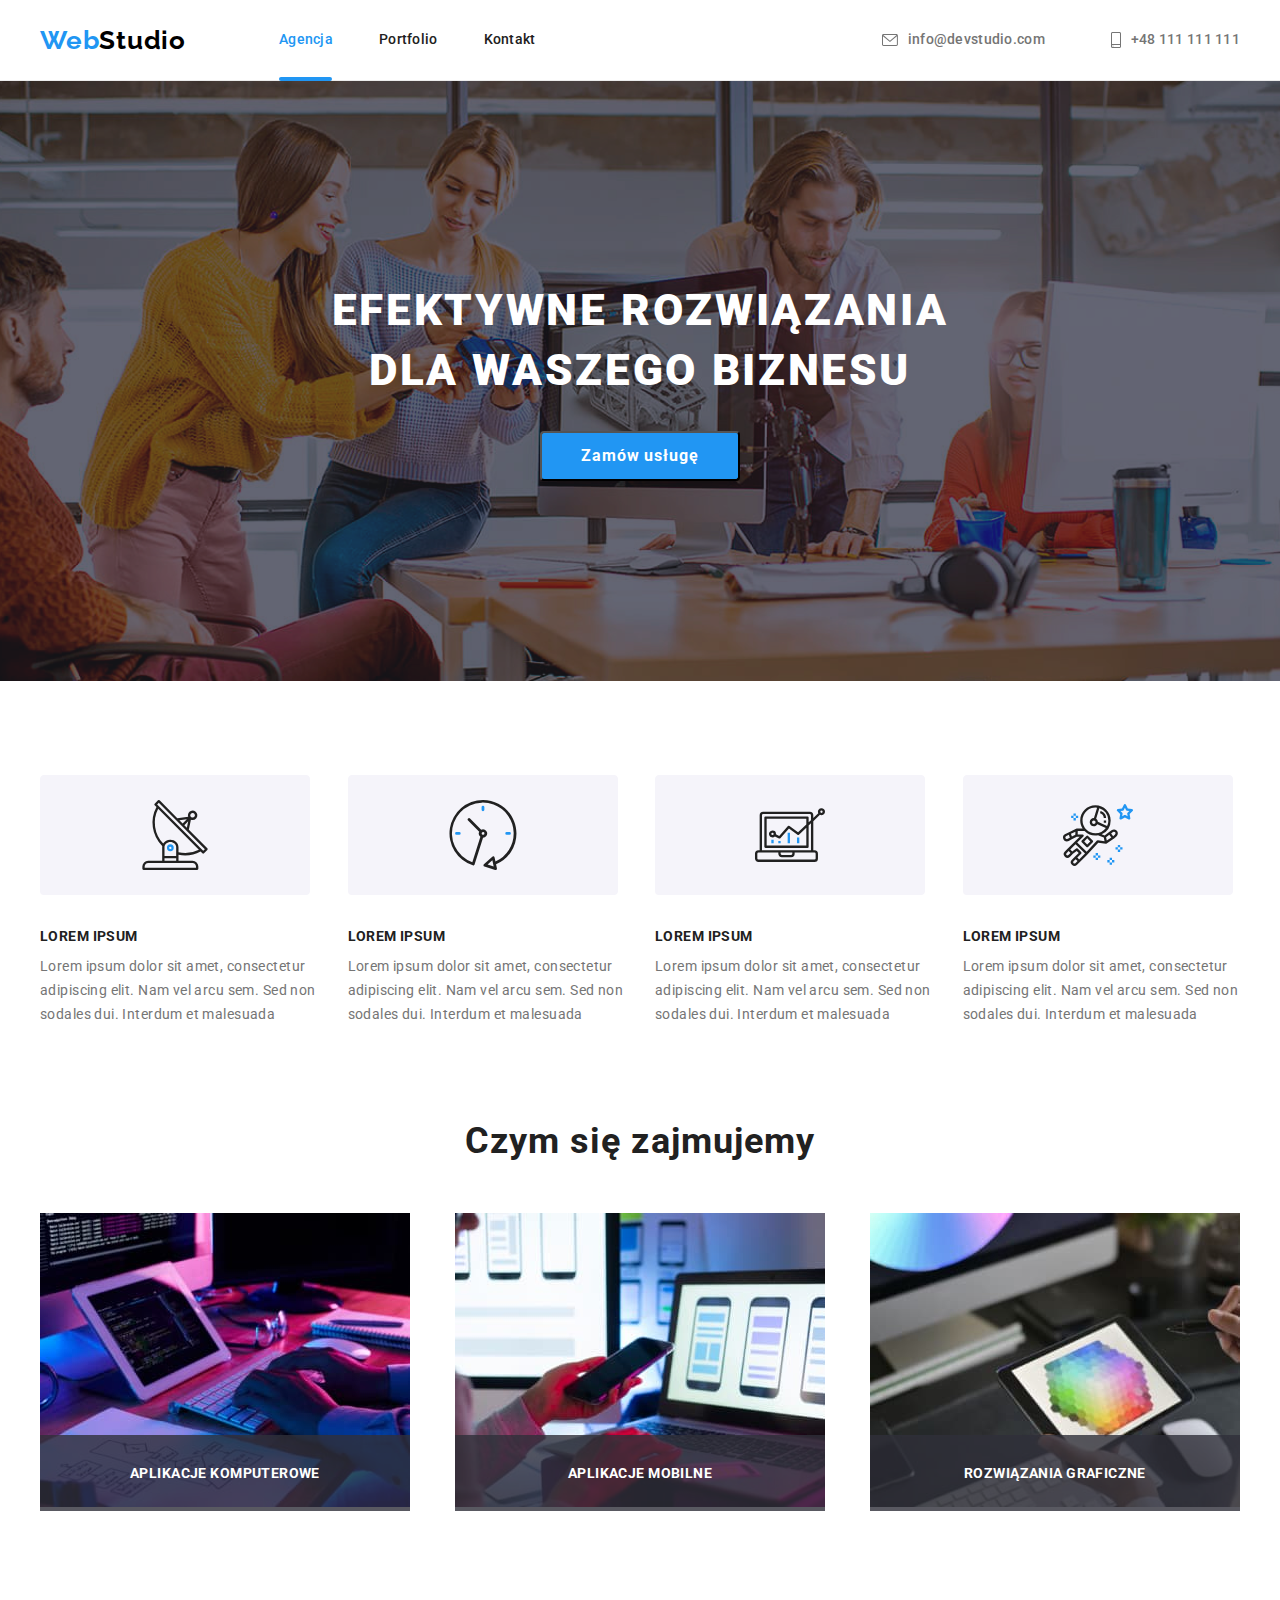
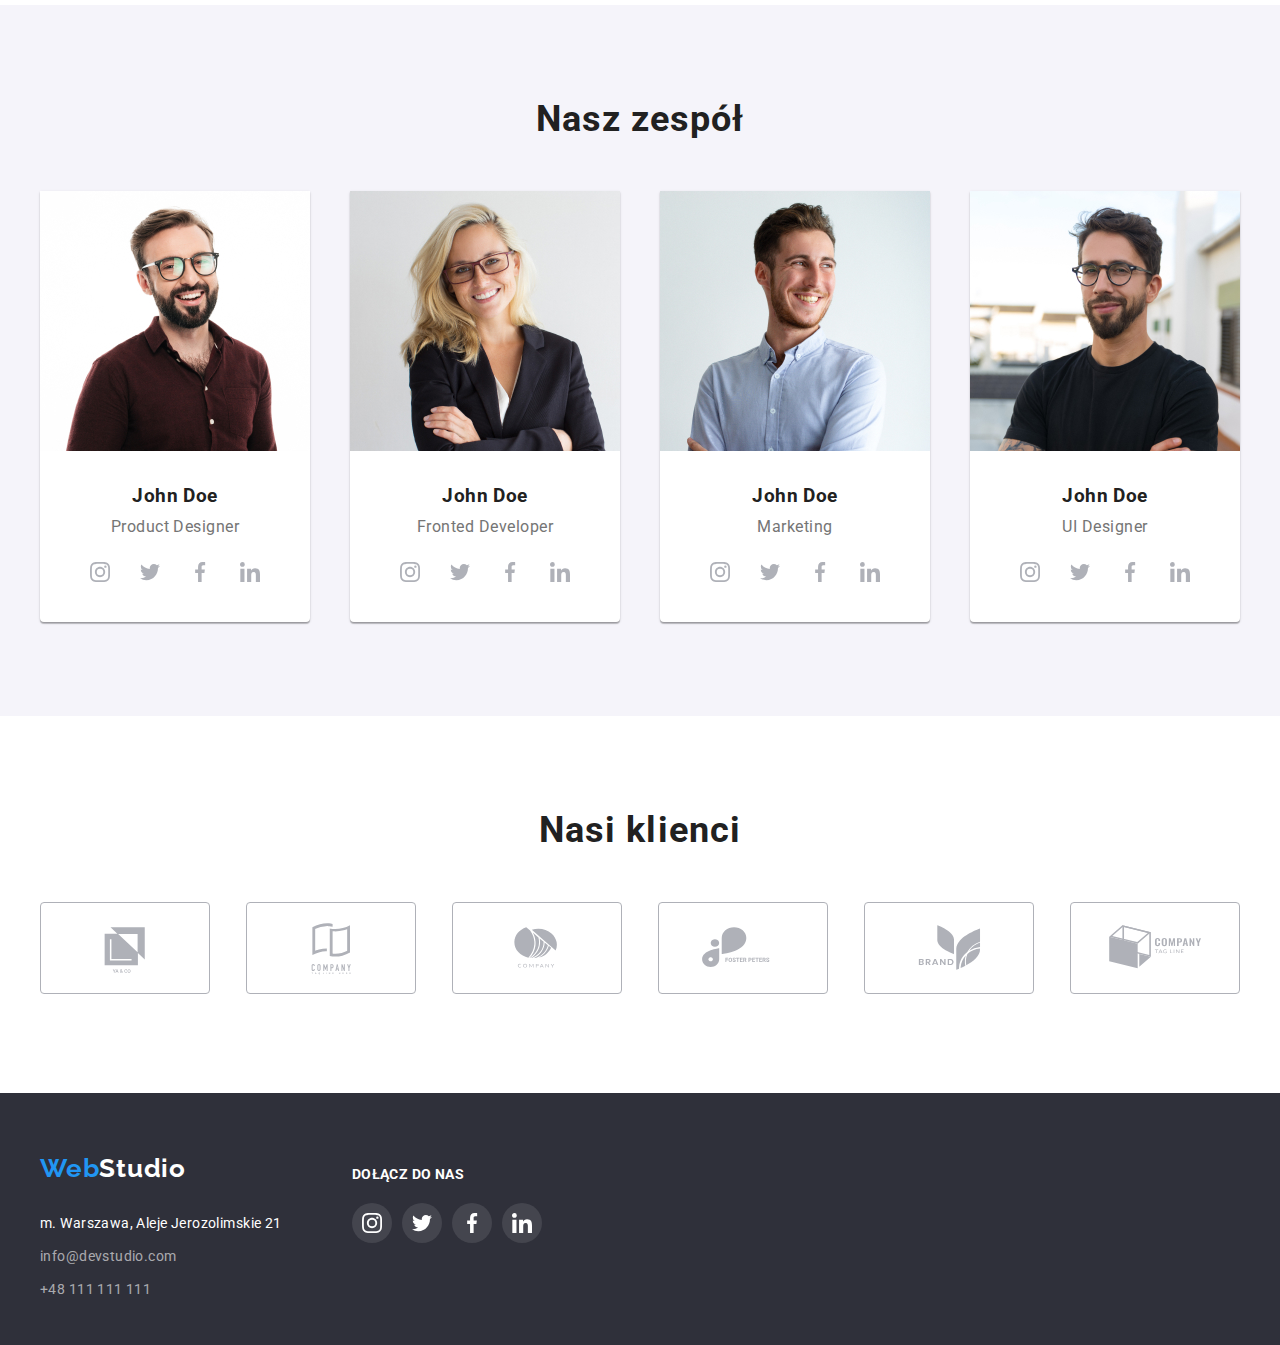
<file: index.html>
<!DOCTYPE html>
<html lang="pl">
  <head>
    <meta charset="UTF-8" />
    <meta name="viewport" content="widht=device-width, initial-scale=1.0" />
    <title>Studio</title>
    <link rel="stylesheet" href="./css/modern-normalize.css" />
    <link rel="stylesheet" href="./css/styles.css" />
    <link rel="preconnect" href="https://fonts.googleapis.com" />
    <link rel="preconnect" href="https://fonts.gstatic.com" crossorigin />
    <link
      rel="stylesheet"
      href="https://fonts.googleapis.com/css2?family=Raleway:wght@700&family=Roboto:ital,wght@0,400;0,500;0,900;1,700&display=swap"
    />
  </head>
  <body>
    <!--  -->
    <!-- H E A D E R -->
    <!--  -->
    <header class="border-bottom">
      <div class="container flex">
        <div class="header--center">
          <a href="index.html" class="logo"><span class="logo--color">Web</span>Studio</a>
          <nav class="header--center">
            <ul class="menu">
              <li>
                <a
                  href="index.html"
                  class="menu__item menu__item--active blue-line-agency"
                  >Agencja
                </a>
              </li>
              <li><a href="portfolio.html" class="menu__item">Portfolio</a></li>
              <li><a href="/" class="menu__item">Kontakt</a></li>
            </ul>
          </nav>
        </div>
        <div>
          <ul class="menu flex menu--gap">
            <li>
              <a href="mailto:info@devstudio.com" class="menu__contact menu--color">
                <svg class="svg">
                  <use href="./images/icons.svg#icon-envelope"></use>
                </svg>
                <span>info@devstudio.com</span>
              </a>
            </li>
            <li>
              <a
                href="tel:+48111111111"
                class="menu__contact menu__contact--padding-tel menu--color"
              >
                <svg class="svg2">
                  <use href="./images/icons.svg#icon-smartphone"></use>
                </svg>
                <span>+48 111 111 111</span>
              </a>
            </li>
          </ul>
        </div>
      </div>
    </header>
    <main>
      <!--  -->
      <!-- E F F E C T I V E  S O L U T I O N S -->
      <!--  -->
      <div class="wallpaper">
        <div class="image">
          <div class="container">
            <h1 class="wallpaper__heading">
              EFEKTYWNE ROZWIĄZANIA<br />DLA WASZEGO BIZNESU
            </h1>
            <button type="button" class="button__item" data-modal-open>
              Zamów usługę
            </button>
          </div>
        </div>
      </div>

      <!--  -->
      <!-- L O R E M  I P S U M -->
      <!--  -->
      <div class="container">
        <ul class="article--flex section--padding-top">
          <li class="article">
            <article>
              <div>
                <svg class="size-group">
                  <use href="./images/icons.svg#icon-group-1"></use>
                </svg>
              </div>
              <h3 class="article__heading">LOREM IPSUM</h3>
              <p class="article__summary">
                Lorem ipsum dolor sit amet, consectetur adipiscing elit. Nam vel arcu sem.
                Sed non sodales dui. Interdum et malesuada
              </p>
            </article>
          </li>
          <li class="article">
            <article>
              <div>
                <svg class="size-group">
                  <use href="./images/icons.svg#icon-group-2"></use>
                </svg>
              </div>
              <h3 class="article__heading">LOREM IPSUM</h3>
              <p class="article__summary">
                Lorem ipsum dolor sit amet, consectetur adipiscing elit. Nam vel arcu sem.
                Sed non sodales dui. Interdum et malesuada
              </p>
            </article>
          </li>
          <li class="article">
            <article>
              <div>
                <svg class="size-group">
                  <use href="./images/icons.svg#icon-group-3"></use>
                </svg>
              </div>
              <h3 class="article__heading">LOREM IPSUM</h3>
              <p class="article__summary">
                Lorem ipsum dolor sit amet, consectetur adipiscing elit. Nam vel arcu sem.
                Sed non sodales dui. Interdum et malesuada
              </p>
            </article>
          </li>
          <li class="article">
            <article>
              <div>
                <svg class="size-group">
                  <use href="./images/icons.svg#icon-group-4"></use>
                </svg>
              </div>
              <h3 class="article__heading">LOREM IPSUM</h3>
              <p class="article__summary">
                Lorem ipsum dolor sit amet, consectetur adipiscing elit. Nam vel arcu sem.
                Sed non sodales dui. Interdum et malesuada
              </p>
            </article>
          </li>
        </ul>
      </div>
      <!--  -->
      <!-- W H A T  W E  D O -->
      <!--  -->

      <section>
        <div class="container">
          <h2 class="heading section--padding-top">Czym się zajmujemy</h2>
          <ul class="images-flex section--padding-bottom">
            <li class="heading__image">
              <img src="./images/img2.jpg" width="370" height="294" alt="computer" />
              <figcaption class="what-we-do">Aplikacje komputerowe</figcaption>
            </li>
            <li class="heading__image heading__image--padding">
              <img src="./images/img1.jpg" width="370" height="294" alt="phone" />
              <figcaption class="what-we-do">Aplikacje mobilne</figcaption>
            </li>
            <li class="heading__image">
              <img src="./images/img3.jpg" width="370" height="294" alt="tablet" />
              <figcaption class="what-we-do">Rozwiązania graficzne</figcaption>
            </li>
          </ul>
        </div>
      </section>
      <!--  -->
      <!-- O U R  T E A M -->
      <!--  -->
      <section>
        <div class="out-team--background section--padding-bottom">
          <div class="container">
            <h2 class="our-team section--padding-top">Nasz zespół</h2>
            <ul class="our-team__person images-flex">
              <li class="our-team__border">
                <figure>
                  <img
                    src="./images/person1.jpg"
                    width="270"
                    height="260"
                    alt="Product-Designer"
                  />
                  <figcaption class="our-team__person--name">
                    <h3>John Doe</h3>
                    <p class="our-team__person--specialization">Product Designer</p>
                  </figcaption>
                </figure>

                <div class="social-icon">
                  <div class="social-icon--circle">
                    <svg class="size-social-icon">
                      <use href="./images/icons.svg#icon-insta"></use>
                    </svg>
                  </div>

                  <div class="social-icon--circle">
                    <svg class="size-social-icon">
                      <use href="./images/icons.svg#icon-tweet"></use>
                    </svg>
                  </div>

                  <div class="social-icon--circle">
                    <svg class="size-social-icon">
                      <use href="./images/icons.svg#icon-face"></use>
                    </svg>
                  </div>

                  <div class="social-icon--circle">
                    <svg class="size-social-icon">
                      <use href="./images/icons.svg#icon-linke"></use>
                    </svg>
                  </div>
                </div>
              </li>
              <li class="our-team__border">
                <figure>
                  <img
                    src="./images/person2.jpg"
                    width="270"
                    height="260"
                    alt="Fronted-Developer"
                  />
                  <figcaption class="our-team__person--name">
                    <h3>John Doe</h3>
                    <p class="our-team__person--specialization">Fronted Developer</p>
                  </figcaption>
                </figure>
                <div class="social-icon">
                  <div class="social-icon--circle">
                    <svg class="size-social-icon">
                      <use href="./images/icons.svg#icon-insta"></use>
                    </svg>
                  </div>

                  <div class="social-icon--circle">
                    <svg class="size-social-icon">
                      <use href="./images/icons.svg#icon-tweet"></use>
                    </svg>
                  </div>

                  <div class="social-icon--circle">
                    <svg class="size-social-icon">
                      <use href="./images/icons.svg#icon-face"></use>
                    </svg>
                  </div>

                  <div class="social-icon--circle">
                    <svg class="size-social-icon">
                      <use href="./images/icons.svg#icon-linke"></use>
                    </svg>
                  </div>
                </div>
              </li>
              <li class="our-team__border">
                <figure>
                  <img
                    src="./images/person3.jpg"
                    width="270"
                    height="260"
                    alt="Marketing"
                  />
                  <figcaption class="our-team__person--name">
                    <h3>John Doe</h3>
                    <p class="our-team__person--specialization">Marketing</p>
                  </figcaption>
                </figure>
                <div class="social-icon">
                  <div class="social-icon--circle">
                    <svg class="size-social-icon">
                      <use href="./images/icons.svg#icon-insta"></use>
                    </svg>
                  </div>

                  <div class="social-icon--circle">
                    <svg class="size-social-icon">
                      <use href="./images/icons.svg#icon-tweet"></use>
                    </svg>
                  </div>

                  <div class="social-icon--circle">
                    <svg class="size-social-icon">
                      <use href="./images/icons.svg#icon-face"></use>
                    </svg>
                  </div>

                  <div class="social-icon--circle">
                    <svg class="size-social-icon">
                      <use href="./images/icons.svg#icon-linke"></use>
                    </svg>
                  </div>
                </div>
              </li>
              <li class="our-team__border">
                <figure>
                  <img
                    src="./images/person4.jpg"
                    width="270"
                    height="260"
                    alt="UI-Designer"
                  />
                  <figcaption class="our-team__person--name">
                    <h3>John Doe</h3>
                    <p class="our-team__person--specialization">UI Designer</p>
                  </figcaption>
                  <div class="social-icon">
                    <div class="social-icon--circle">
                      <svg class="size-social-icon">
                        <use href="./images/icons.svg#icon-insta"></use>
                      </svg>
                    </div>

                    <div class="social-icon--circle">
                      <svg class="size-social-icon">
                        <use href="./images/icons.svg#icon-tweet"></use>
                      </svg>
                    </div>

                    <div class="social-icon--circle">
                      <svg class="size-social-icon">
                        <use href="./images/icons.svg#icon-face"></use>
                      </svg>
                    </div>

                    <div class="social-icon--circle">
                      <svg class="size-social-icon">
                        <use href="./images/icons.svg#icon-linke"></use>
                      </svg>
                    </div>
                  </div>
                </figure>
              </li>
            </ul>
          </div>
        </div>
      </section>
      <section>
        <div class="container">
          <h2 class="our-team section--padding-top">Nasi klienci</h2>
        </div>
        <div class="container">
          <div class="our-clients">
            <div>
              <svg class="our-clients-border">
                <use href="./images/icons.svg#icon-client-1"></use>
              </svg>
            </div>

            <div>
              <svg class="our-clients-border">
                <use href="./images/icons.svg#icon-client-2"></use>
              </svg>
            </div>

            <div>
              <svg class="our-clients-border">
                <use href="./images/icons.svg#icon-client-3"></use>
              </svg>
            </div>

            <div>
              <svg class="our-clients-border">
                <use href="./images/icons.svg#icon-client-4"></use>
              </svg>
            </div>

            <div>
              <svg class="our-clients-border">
                <use href="./images/icons.svg#icon-client-5"></use>
              </svg>
            </div>

            <div>
              <svg class="our-clients-border">
                <use href="./images/icons.svg#icon-client-6"></use>
              </svg>
            </div>
          </div>
        </div>
      </section>
    </main>
    <!--  -->
    <!-- F O O T E R  -->
    <!--  -->
    <footer>
      <div class="footer--background">
        <div class="container">
          <div class="footer-flex">
            <div>
              <div>
                <a href="index.html" class="logo logo--flex">
                  <span class="logo--color">Web</span>
                  <span class="logo--color-footer">Studio</span>
                </a>
              </div>

              <address>
                <ul class="address">
                  <li class="address__item address__item--color">
                    m. Warszawa, Aleje Jerozolimskie 21
                  </li>
                  <li class="address__item">
                    <a href="mailto:nfo@devstudio.com" class="address__item--contact">
                      info@devstudio.com
                    </a>
                  </li>
                  <li class="address__item">
                    <a href="tel:+48111111111" class="address__item--contact"
                      >+48 111 111 111
                    </a>
                  </li>
                </ul>
              </address>
            </div>
            <div class="join-us-margin">
              <div>
                <span class="join-us">DOŁĄCZ DO NAS</span>
                <div class="social-icon--footer">
                  <div class="social-icon--circle--footer">
                    <svg class="size-social-icon">
                      <use href="./images/icons.svg#icon-insta"></use>
                    </svg>
                  </div>

                  <div class="social-icon--circle--footer">
                    <svg class="size-social-icon">
                      <use href="./images/icons.svg#icon-tweet"></use>
                    </svg>
                  </div>

                  <div class="social-icon--circle--footer">
                    <svg class="size-social-icon">
                      <use href="./images/icons.svg#icon-face"></use>
                    </svg>
                  </div>

                  <div class="social-icon--circle--footer">
                    <svg class="size-social-icon">
                      <use href="./images/icons.svg#icon-linke"></use>
                    </svg>
                  </div>
                </div>
              </div>
            </div>
          </div>
        </div>
      </div>
    </footer>

    <div class="backdrop is-hidden" data-modal>
      <div class="modal">
        <button type="button" class="border-close" data-modal-close>
          <svg class="close">
            <use href="./images/icons.svg#icon-close"></use>
          </svg>
        </button>
      </div>
    </div>
    <script src="./js/modal.js"></script>
  </body>
</html>
</file>
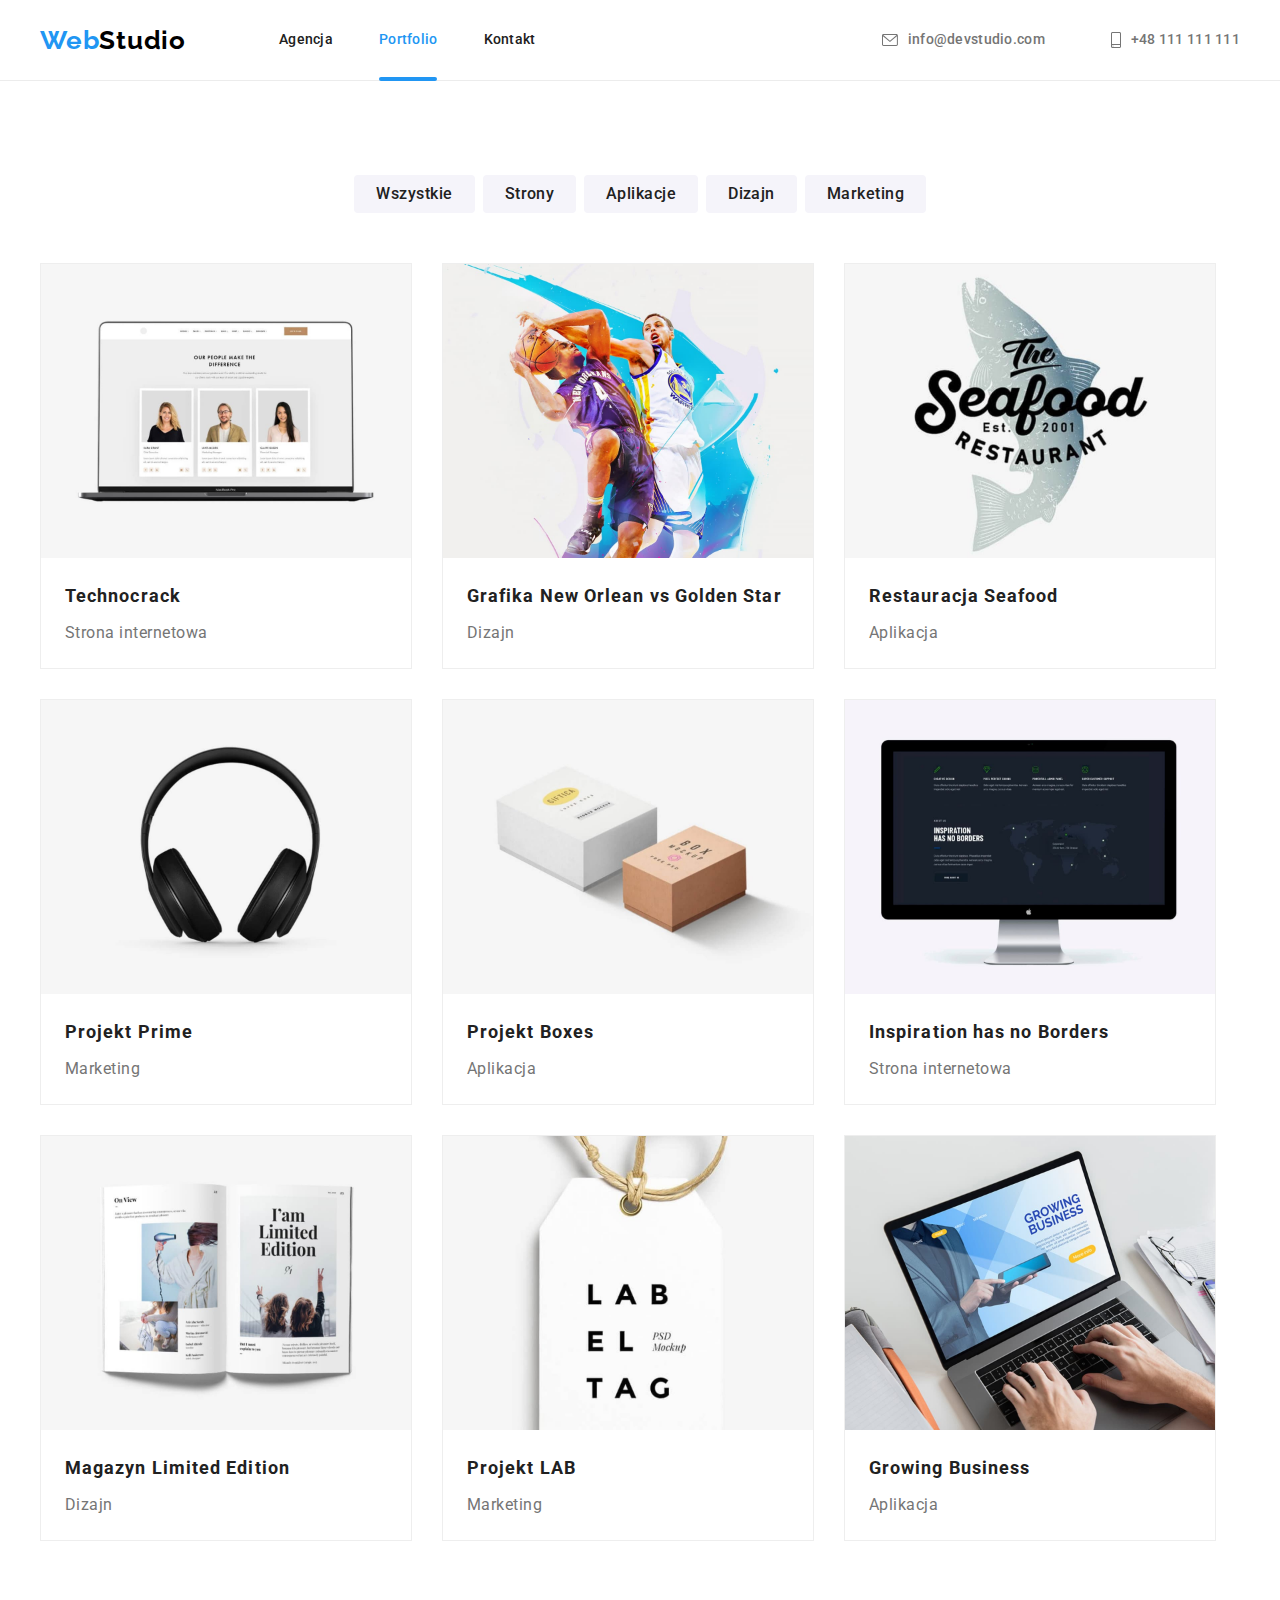
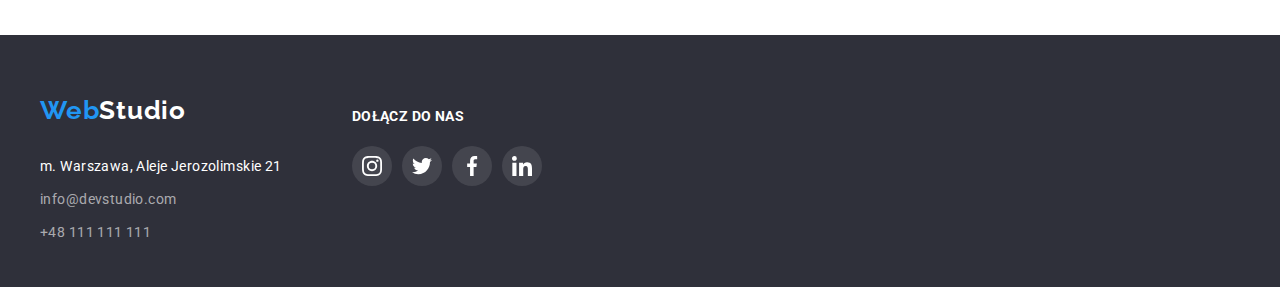
<file: portfolio.html>
<!DOCTYPE html>
<html lang="pl">
  <head>
    <meta charset="UTF-8" />
    <meta name="viewport" content="widht=device-width, initial-scale=1.0" />
    <title>Studio</title>
    <link rel="stylesheet" href="./css/modern-normalize.css" />
    <link rel="stylesheet" href="./css/styles.css" />
    <link rel="preconnect" href="https://fonts.googleapis.com" />
    <link rel="preconnect" href="https://fonts.gstatic.com" crossorigin />
    <link
      href="https://fonts.googleapis.com/css2?family=Raleway:wght@700&family=Roboto:ital,wght@0,400;0,500;0,900;1,700&display=swap"
      rel="stylesheet"
    />
  </head>
  <body>
    <!--  -->
    <!-- H E A D E R -->
    <!--  -->
    <header class="border-bottom">
      <div class="container flex">
        <div class="header--center">
          <a href="index.html" class="logo"><span class="logo--color">Web</span>Studio</a>
          <nav class="header--center">
            <ul class="menu">
              <li>
                <a href="index.html" class="menu__item">Agencja </a>
              </li>
              <li>
                <a href="portfolio.html" class="menu__item menu__item--active blue-line-portfolio"
                  >Portfolio</a
                >
              </li>
              <li><a href="/" class="menu__item">Kontakt</a></li>
            </ul>
          </nav>
        </div>
        <div>
          <ul class="menu flex menu--gap">
            <li>
              <a href="mailto:info@devstudio.com" class="menu__contact menu--color">
                <svg class="svg">
                  <use href="./images/icons.svg#icon-envelope"></use>
                </svg>
                <span>info@devstudio.com</span>
              </a>
            </li>
            <li>
              <a
                href="tel:+48111111111"
                class="menu__contact menu__contact--padding-tel menu--color"
              >
                <svg class="svg2">
                  <use href="./images/icons.svg#icon-smartphone"></use>
                </svg>
                <span>+48 111 111 111</span>
              </a>
            </li>
          </ul>
        </div>
      </div>
    </header>
    <main>
      <!--  -->
      <!-- B U T T O N S  -->
      <!--  -->
      <section>
        <ul class="button-grups">
          <li class="btn">
            <button type="button" class="btn__all btn--theme">Wszystkie</button>
          </li>
          <li class="btn">
            <button type="button" class="btn__sites btn--theme">Strony</button>
          </li>
          <li class="btn">
            <button type="button" class="btn__apps btn--theme">Aplikacje</button>
          </li>
          <li class="btn">
            <button type="button" class="btn-design btn--theme">Dizajn</button>
          </li>
          <li class="btn">
            <button type="button" class="btn-marketing btn--theme">Marketing</button>
          </li>
        </ul>
      </section>
      <!--  -->
      <!-- P I C T U R E S  -->
      <!--  -->
      <section>
        <div class="container">
          <ul class="card-set">
            <li class="pictures">
              <div class="box img-tech">
                <div class="overlay">
                  <p>
                    Technocrack jest popularną platformą wykorzystywaną do
                    rozpowszechniania koronawirusa. Firmy wykorzystują tę platformę do
                    celów szpiegowskich i ataków na niezabezpieczone serwery konkurencji
                  </p>
                </div>
              </div>
              <p class="pictures--heading">Technocrack</p>
              <p class="pictrures--summary">Strona internetowa</p>
            </li>

            <li class="pictures">
              <div class="box img-diz">
                <div class="overlay">
                  <p>
                    Technocrack jest popularną platformą wykorzystywaną do
                    rozpowszechniania koronawirusa. Firmy wykorzystują tę platformę do
                    celów szpiegowskich i ataków na niezabezpieczone serwery konkurencji
                  </p>
                </div>
              </div>
              <p class="pictures--heading">Grafika New Orlean vs Golden Star</p>
              <p class="pictrures--summary">Dizajn</p>
            </li>
            <li class="pictures">
              <div class="box img-ap">
                <div class="overlay">
                  <p>
                    Technocrack jest popularną platformą wykorzystywaną do
                    rozpowszechniania koronawirusa. Firmy wykorzystują tę platformę do
                    celów szpiegowskich i ataków na niezabezpieczone serwery konkurencji
                  </p>
                </div>
              </div>
              <p class="pictures--heading">Restauracja Seafood</p>
              <p class="pictrures--summary">Aplikacja</p>
            </li>
            <li class="pictures">
              <div class="box img-prime">
                <div class="overlay">
                  <p>
                    Technocrack jest popularną platformą wykorzystywaną do
                    rozpowszechniania koronawirusa. Firmy wykorzystują tę platformę do
                    celów szpiegowskich i ataków na niezabezpieczone serwery konkurencji
                  </p>
                </div>
              </div>
              <p class="pictures--heading">Projekt Prime</p>
              <p class="pictrures--summary">Marketing</p>
            </li>
            <li class="pictures">
              <div class="box img-pro">
                <div class="overlay">
                  <p>
                    Technocrack jest popularną platformą wykorzystywaną do
                    rozpowszechniania koronawirusa. Firmy wykorzystują tę platformę do
                    celów szpiegowskich i ataków na niezabezpieczone serwery konkurencji
                  </p>
                </div>
              </div>
              <p class="pictures--heading">Projekt Boxes</p>
              <p class="pictrures--summary">Aplikacja</p>
            </li>
            <li class="pictures">
              <div class="box img-insp">
                <div class="overlay">
                  <p>
                    Technocrack jest popularną platformą wykorzystywaną do
                    rozpowszechniania koronawirusa. Firmy wykorzystują tę platformę do
                    celów szpiegowskich i ataków na niezabezpieczone serwery konkurencji
                  </p>
                </div>
              </div>
              <p class="pictures--heading">Inspiration has no Borders</p>
              <p class="pictrures--summary">Strona internetowa</p>
            </li>
            <li class="pictures">
              <div class="box img-mag">
                <div class="overlay">
                  <p>
                    Technocrack jest popularną platformą wykorzystywaną do
                    rozpowszechniania koronawirusa. Firmy wykorzystują tę platformę do
                    celów szpiegowskich i ataków na niezabezpieczone serwery konkurencji
                  </p>
                </div>
              </div>
              <p class="pictures--heading">Magazyn Limited Edition</p>
              <p class="pictrures--summary">Dizajn</p>
            </li>
            <li class="pictures">
              <div class="box img-lab">
                <div class="overlay">
                  <p>
                    Technocrack jest popularną platformą wykorzystywaną do
                    rozpowszechniania koronawirusa. Firmy wykorzystują tę platformę do
                    celów szpiegowskich i ataków na niezabezpieczone serwery konkurencji
                  </p>
                </div>
              </div>
              <p class="pictures--heading">Projekt LAB</p>
              <p class="pictrures--summary">Marketing</p>
            </li>
            <li class="pictures">
              <div class="box img-gro">
                <div class="overlay">
                  <p>
                    Technocrack jest popularną platformą wykorzystywaną do
                    rozpowszechniania koronawirusa. Firmy wykorzystują tę platformę do
                    celów szpiegowskich i ataków na niezabezpieczone serwery konkurencji
                  </p>
                </div>
              </div>
              <p class="pictures--heading">Growing Business</p>
              <p class="pictrures--summary">Aplikacja</p>
            </li>
          </ul>
        </div>
      </section>
    </main>
    <!--  -->
    <!-- F O O T E R  -->
    <!--  -->
    <footer>
      <div class="footer--background">
        <div class="container">
          <div class="footer-flex">
            <div>
              <div>
                <a href="index.html" class="logo logo--flex">
                  <span class="logo--color">Web</span>
                  <span class="logo--color-footer">Studio</span>
                </a>
              </div>

              <address>
                <ul class="address">
                  <li class="address__item address__item--color">
                    m. Warszawa, Aleje Jerozolimskie 21
                  </li>
                  <li class="address__item">
                    <a href="mailto:nfo@devstudio.com" class="address__item--contact">
                      info@devstudio.com
                    </a>
                  </li>
                  <li class="address__item">
                    <a href="tel:+48111111111" class="address__item--contact"
                      >+48 111 111 111
                    </a>
                  </li>
                </ul>
              </address>
            </div>
            <div class="join-us-margin">
              <div>
                <span class="join-us">DOŁĄCZ DO NAS</span>
                <div class="social-icon--footer">
                  <div class="social-icon--circle--footer">
                    <svg class="size-social-icon">
                      <use href="./images/icons.svg#icon-insta"></use>
                    </svg>
                  </div>

                  <div class="social-icon--circle--footer">
                    <svg class="size-social-icon">
                      <use href="./images/icons.svg#icon-tweet"></use>
                    </svg>
                  </div>

                  <div class="social-icon--circle--footer">
                    <svg class="size-social-icon">
                      <use href="./images/icons.svg#icon-face"></use>
                    </svg>
                  </div>

                  <div class="social-icon--circle--footer">
                    <svg class="size-social-icon">
                      <use href="./images/icons.svg#icon-linke"></use>
                    </svg>
                  </div>
                </div>
              </div>
            </div>
          </div>
        </div>
      </div>
    </footer>
  </body>
</html>
</file>
<file: css/styles.css>
:root {
  --white: #ffffff;
  --black: #000000;
  --black-second: #212121;
  --gray-second: #2f303a;
  --gray-footer: rgba(255, 255, 255, 0.6);
  --gray: #757575;
  --button-color: #f5f4fa;
  --color-team: #f5f4fa;
  --blue: #2196f3;
}

* {
  padding: 0;
  margin: 0;
}

h2 {
  margin: 0;
  margin-bottom: 50px;
}

h3 {
  margin-top: 30px;
  margin-bottom: 10px;
}

figure {
  margin-block-start: 0;
  margin-block-end: 0;
  margin-inline-start: 0;
  margin-inline-end: 0;
}

ul {
  margin-block-start: 0;
  margin-block-end: 0;
  margin-inline-start: 0;
  margin-inline-end: 0;
  padding-inline-start: 0;
}

.svg {
  width: 16px;
  height: 12px;
  margin-right: 10px;
  fill: var(--gray);
}

.svg2 {
  width: 10px;
  height: 16px;
  margin-right: 10px;
  fill: var(--gray);
}

.menu--color:hover svg {
  fill: var(--blue);
  color: var(--blue);
}

.flex {
  display: flex;
  height: 80px;
  align-items: center;
  justify-content: space-between;
}

.container {
  width: 1200px;
  margin: 0 auto;
  position: relative;
  z-index: 1;
}

.header--center {
  display: flex;
  align-items: center;
}

.border-bottom {
  border-bottom: 1px solid #ececec;
}

body {
  font-family: 'Roboto';
  font-style: normal;
  letter-spacing: 0.03em;
  color: var(--gray);
}

.section--padding-top {
  padding-top: 94px;
}

.section--padding-bottom {
  padding-bottom: 94px;
}

.article,
.heading__image,
.our-team__person,
.address,
.btn,
.pictures {
  list-style: none;
}

.logo {
  text-decoration: none;
  font-family: 'Raleway';
  font-size: 26px;
  line-height: 1.19;
  font-weight: 700;
  letter-spacing: 0.03em;
  color: var(--black);
  padding-right: 47px;
}

.logo--color {
  color: var(--blue);
}

.menu {
  display: flex;
  list-style: none;
  font-weight: 500;
  font-size: 14px;
  line-height: 1.14;
  letter-spacing: 0.02em;
}

.menu--gap {
  gap: 16px;
}

.right {
  display: flex;
  justify-content: flex-end;
  align-content: center;
}
.menu__item {
  margin-left: 46px;
  text-decoration: none;
  list-style: none;
  color: var(--black-second);
}

.menu__item--active {
  color: var(--blue);
}

.blue-line-agency::after {
  content: '';
  display: block;
  width: 53px;
  height: 4px;
  margin-left: 46px;
  margin-top: 29px;
  background: #2196f3;
  border-radius: 2px;
  position: absolute;
}

.blue-line-portfolio::after {
  content: '';
  display: block;
  width: 58px;
  height: 4px;
  margin-left: 46px;
  margin-top: 29px;
  background: #2196f3;
  border-radius: 2px;
  position: absolute;
}

.menu__contact {
  text-decoration: none;
  list-style: none;
  color: var(--gray);
  display: flex;
  align-items: center;
}

.menu__contact--padding-tel {
  margin-left: 50px;
}

.menu__item:hover,
.menu__item:focus,
.menu__contact:hover,
.menu__contact:focus {
  color: var(--blue);
}

.wallpaper {
  background: var(--gray-second);
  text-align: center;
  height: 600px;
}

.image {
  background-image: url('../images/img.png');
  background-position: center;
  background-repeat: no-repeat;
  height: 600px;
  max-width: 1600px;
  margin: 0 auto;
  position: relative;
}

.wallpaper__heading {
  font-size: 44px;
  font-weight: 900;
  line-height: 1.36;
  letter-spacing: 0.06em;
  color: var(--white);
  text-align: center;
  padding-top: 200px;
  padding-bottom: 30px;
}

.image::after {
  content: '';
  width: 100%;
  height: 600px;
  background: rgba(47, 48, 58, 0.4);
  display: flex;
  position: absolute;
  top: 0;
}

.button__item {
  background: var(--blue);
  box-shadow: 0px 4px 4px rgba(0, 0, 0, 0.15);
  border-radius: 4px;
  cursor: pointer;
  height: 50px;
  width: 200px;
  left: 700px;
  font-size: 16px;
  font-weight: 700;
  line-height: 1.86;
  letter-spacing: 0.06em;
  color: var(--white);
}

.button__item:focus,
.button__item:hover {
  background: var(--button-color);
  color: var(--blue);
}

.article--flex {
  display: flex;
  gap: 30px;
}

.size-group {
  width: 270px;
  height: 120px;
}
.article__heading {
  font-size: 14px;
  line-height: 1.14;
  letter-spacing: 0.03em;
  color: var(--black-second);
}

.article__summary {
  font-size: 14px;
  font-weight: 400;
  line-height: 1.71;
  letter-spacing: 0.03em;
  color: var(--gray);
}

.heading {
  font-size: 36px;
  font-weight: 700;
  line-height: 1.16;
  letter-spacing: 0.03em;
  color: var(--black-second);
  text-align: center;
}

.images-flex {
  display: flex;
  justify-content: space-between;
}

.out-team--background {
  background: var(--color-team);
}

.our-team {
  font-size: 36px;
  font-weight: 700;
  line-height: 1.16;
  letter-spacing: 0.03em;
  color: var(--black-second);
  text-align: center;
}

.our-team__border {
  background: var(--white);
  box-shadow: 0px 1px 3px rgba(0, 0, 0, 0.12), 0px 1px 1px rgba(0, 0, 0, 0.14),
    0px 2px 1px rgba(0, 0, 0, 0.2);
  border-radius: 0px 0px 4px 4px;
  text-align: center;
}

.our-team__person {
  gap: 30px;
}
.our-team__person--name {
  font-weight: 500;
  font-size: 16px;
  line-height: 1.18;
  letter-spacing: 0.03em;
  color: var(--black-second);
}

.our-team__person--specialization {
  color: var(--gray);
  font-weight: 400;
  margin-bottom: 16px;
}
.social-icon {
  display: flex;
  justify-content: center;
  align-items: center;
  gap: 10px;
  margin-bottom: 30px;
}

.social-icon--circle {
  display: flex;
  align-items: center;
  justify-content: center;
  fill: #afb1b8;
  border-radius: 50%;
  width: 40px;
  height: 40px;
  background-color: var(--white);
}

.footer-color {
  fill: var(--white);
}

.social-icon--circle:hover {
  background-color: var(--blue);
  cursor: pointer;
  fill: var(--white);
  transition: cubic-bezier(0.4, 0, 0.2, 1) 250ms;
}
.size-social-icon {
  width: 20px;
  height: 20px;
}

.our-clients {
  display: flex;
  align-items: center;
  justify-content: space-between;
  fill: #afb1b8;
  gap: 30px;
  margin-bottom: 94px;
}

.our-clients-border {
  height: 92px;
  width: 170px;
  border: 1px solid #afb1b8;
  border-radius: 4px;
}

.our-clients-border:hover,
.our-clients-border:focus {
  fill: var(--blue);
  border-color: var(--blue);
  transition: cubic-bezier(0.4, 0, 0.2, 1) 250ms;
  cursor: pointer;
}

.social-icon--footer {
  display: flex;
  gap: 10px;
  margin-top: 20px;
}

.social-icon--circle--footer {
  display: flex;
  align-items: center;
  justify-content: center;
  fill: var(--white);
  border-radius: 50%;
  width: 40px;
  height: 40px;
  background: rgba(255, 255, 255, 0.1);
}

.join-us-margin {
  margin-top: 12px;
}

.join-us {
  font-family: 'Roboto';
  font-style: normal;
  font-weight: 700;
  font-size: 14px;
  line-height: 16px;
  letter-spacing: 0.03em;
  text-transform: uppercase;
  color: #ffffff;
}

.social-icon--circle--footer:hover {
  fill: var(--white);
  background: var(--blue);
  transition: cubic-bezier(0.4, 0, 0.2, 1) 250ms;
  cursor: pointer;
}
.footer-flex {
  display: flex;
  padding-top: 60px;
  gap: 70px;
}

.footer--background {
  background-color: var(--gray-second);
  height: 252px;
}

.address--padding {
  padding-top: 60px;
}

.logo--color-footer {
  color: var(--white);
}
.logo--flex {
  display: flex;
}
.address {
  margin-top: 20px;
}

.address-footer {
  margin-top: 60px;
}

.address__item {
  font-size: 14px;
  font-weight: 400;
  line-height: 1.71;
  letter-spacing: 0.03em;
  color: var(--gray-footer);
  font-style: normal;
  padding-top: 9px;
}

.address__item--color {
  color: var(--white);
}

.address__item--contact {
  text-decoration: none;
  color: var(--gray-footer);
  font-style: normal;
}

.address__item:hover,
.address__item:focus,
.address__item--contact:hover,
.address__item--contact:focus {
  color: var(--white);
}

.button-grups {
  display: flex;
  justify-content: center;
  gap: 8px;
  margin-top: 94px;
}

.btn--theme {
  border-radius: 4px;
  background-color: var(--button-color);
  color: var(--black-second);
  font-size: 16px;
  font-weight: 500;
  line-height: 1.63;
  letter-spacing: 0.03em;
  text-align: center;
  border: none;
}

.btn__all {
  width: 121px;
  height: 38px;
}

.btn__sites {
  width: 93px;
  height: 38px;
}

.btn__apps {
  width: 114px;
  height: 38px;
}

.btn-design {
  width: 91px;
  height: 38px;
}
.btn-marketing {
  width: 121px;
  height: 38px;
}
.btn__all:hover,
.btn__all:focus,
.btn__sites:hover,
.btn__sites:focus,
.btn__apps:hover,
.btn__apps:focus,
.btn-design:hover,
.btn-design:focus,
.btn-marketing:hover,
.btn-marketing:focus {
  background-color: var(--blue);
  color: var(--white);
  cursor: pointer;
  box-shadow: 0px 3px 1px rgba(0, 0, 0, 0.1), 0px 1px 2px rgba(0, 0, 0, 0.08),
    0px 2px 2px rgba(0, 0, 0, 0.12);
  border-radius: 4px;
}

.pictures {
  background: #ffffff;
  border: 1px solid #eeeeee;
  position: relative;
}

.pictures:hover,
.pictures:focus {
  background: #ffffff;
  border: 1px solid #eeeeee;
  box-shadow: 0px 1px 1px rgba(0, 0, 0, 0.12), 0px 4px 4px rgba(0, 0, 0, 0.06),
    1px 4px 6px rgba(0, 0, 0, 0.16);
}

.pictures--heading {
  padding-top: 20px;
  padding-bottom: 4px;
  padding-left: 24px;
  font-size: 18px;
  font-weight: 700;
  line-height: 2;
  letter-spacing: 0.06em;
  color: var(--black-second);
}

.pictrures--summary {
  padding-left: 24px;
  padding-bottom: 20px;
  font-size: 16px;
  font-weight: 400;
  line-height: 1.88;
  letter-spacing: 0.03em;
  color: var(--gray);
}

.card-set {
  margin-top: 50px;
  margin-bottom: 94px;
  display: flex;
  flex-wrap: wrap;
  gap: 30px;
}

.overlay-text {
  font-family: 'Roboto';
  font-style: normal;
  font-weight: 400;
  font-size: 18px;
  line-height: 28px;
  color: #ffffff;
  padding-left: 25px;
  padding-right: 45px;
  padding-top: 49px;
  padding-bottom: 49px;
}

.box {
  background-size: contain;
  width: 370px;
  height: 294px;
  margin-left: auto;
  margin-right: auto;
  overflow: hidden;
}

.img-tech {
  background-image: url('../images/portfolio_img9.jpg');
}
.img-diz {
  background-image: url('../images/portfolio_img1.jpg');
}

.img-ap {
  background-image: url('../images/portfolio_img2.jpg');
}

.img-prime {
  background-image: url('../images/portfolio_img3.jpg');
}

.img-pro {
  background-image: url('../images/portfolio_img4.jpg');
}

.img-insp {
  background-image: url('../images/portfolio_img5.jpg');
}

.img-mag {
  background-image: url('../images/portfolio_img6.jpg');
}

.img-lab {
  background-image: url('../images/portfolio_img7.jpg');
}

.img-gro {
  background-image: url('../images/portfolio_img8.jpg');
}

.overlay {
  width: 100%;
  height: 100%;
  transform: translatey(100%);
  transition: cubic-bezier(0.4, 0, 0.2, 1) 250ms;
  background: rgba(33, 150, 243, 0.9);
}

.box:hover .overlay {
  transform: translate(0);
}

.overlay p {
  color: var(--white);
  padding-left: 24px;
  padding-top: 49px;
  padding-right: 46px;
  padding-bottom: 49px;
  font-family: Roboto;
  font-size: 18px;
  font-weight: 400;
  line-height: 28px;
  letter-spacing: 0.03em;
  text-align: left;
}

.backdrop {
  position: fixed;
  left: 0;
  top: 0;
  width: 100%;
  height: 100%;
  background: rgba(0, 0, 0, 0.3);
  transition: cubic-bezier(0.4, 0, 0.2, 1) 250ms;
  z-index: 2;
}

.modal {
  position: absolute;
  z-index: 0;
  width: 528px;
  height: 581px;
  border-radius: 4px;
  background-color: var(--white);
  top: 50%;
  left: 50%;
  transform: translate(-50%, -50%);
  box-shadow: 0px 1px 3px rgba(0, 0, 0, 0.12), 0px 1px 1px rgba(0, 0, 0, 0.14),
    0px 2px 1px rgba(0, 0, 0, 0.2);
}

.close {
  position: absolute;
  height: 18px;
  width: 18px;
  cursor: pointer;
}

.border-close {
  margin-left: 490px;
  margin-top: 8px;
  width: 30px;
  height: 30px;
  background: #ffffff;
  border: 1px solid rgba(0, 0, 0, 0.1);
  border-radius: 50%;
  display: flex;
  align-items: center;
  justify-content: center;
}

.border-close:hover,
.border-close:focus {
  fill: var(--blue);
  border-color: var(--blue);
  transition: cubic-bezier(0.4, 0, 0.2, 1) 250ms;
}

.is-hidden {
  opacity: 0;
  visibility: hidden;
  pointer-events: none;
  transition: cubic-bezier(0.4, 0, 0.2, 1) 250ms;
}

.heading__image {
  position: relative;
}

.what-we-do {
  position: absolute;
  font-weight: 700;
  font-size: 14px;
  line-height: 1.142857143;
  text-align: center;
  letter-spacing: 0.03em;
  text-transform: uppercase;
  padding: 30px 0px;
  bottom: 0;
  width: 100%;
  background: rgba(47, 48, 58, 0.8);
  color: var(--white);
}
</file>
